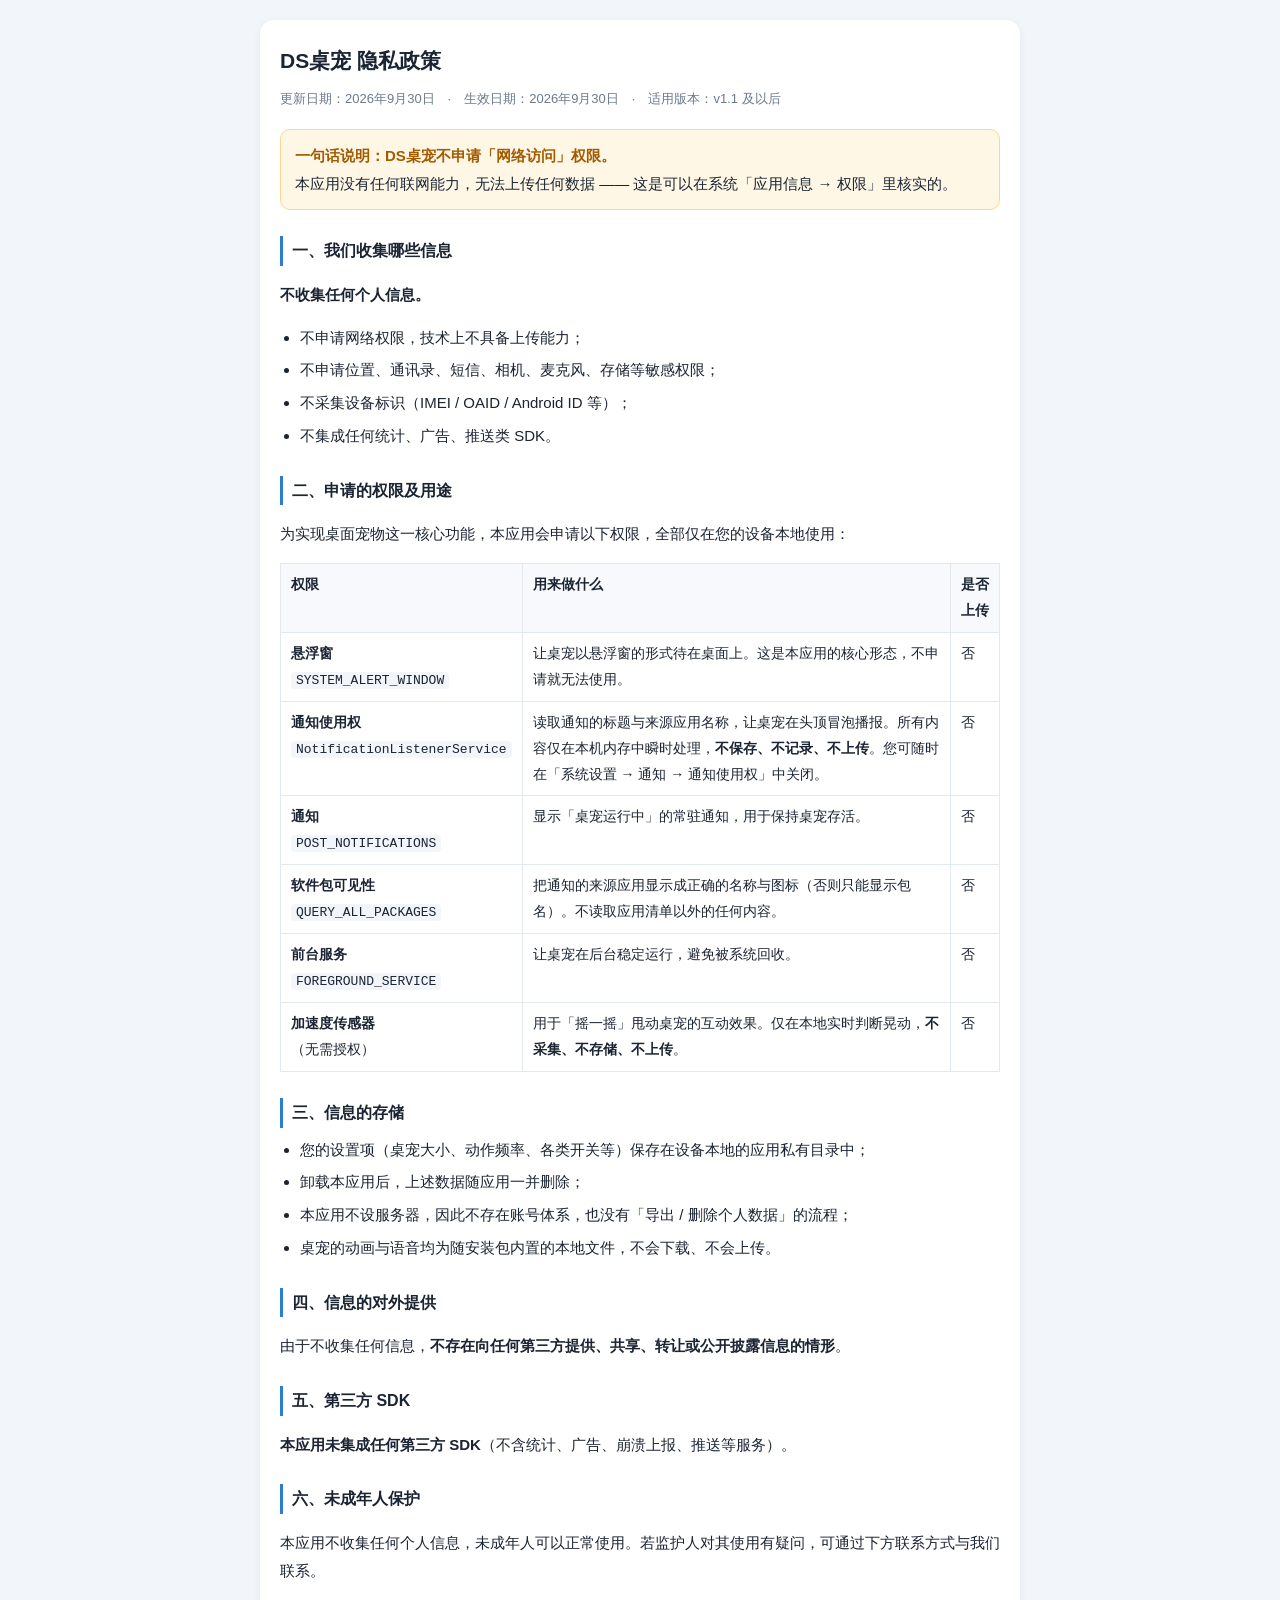
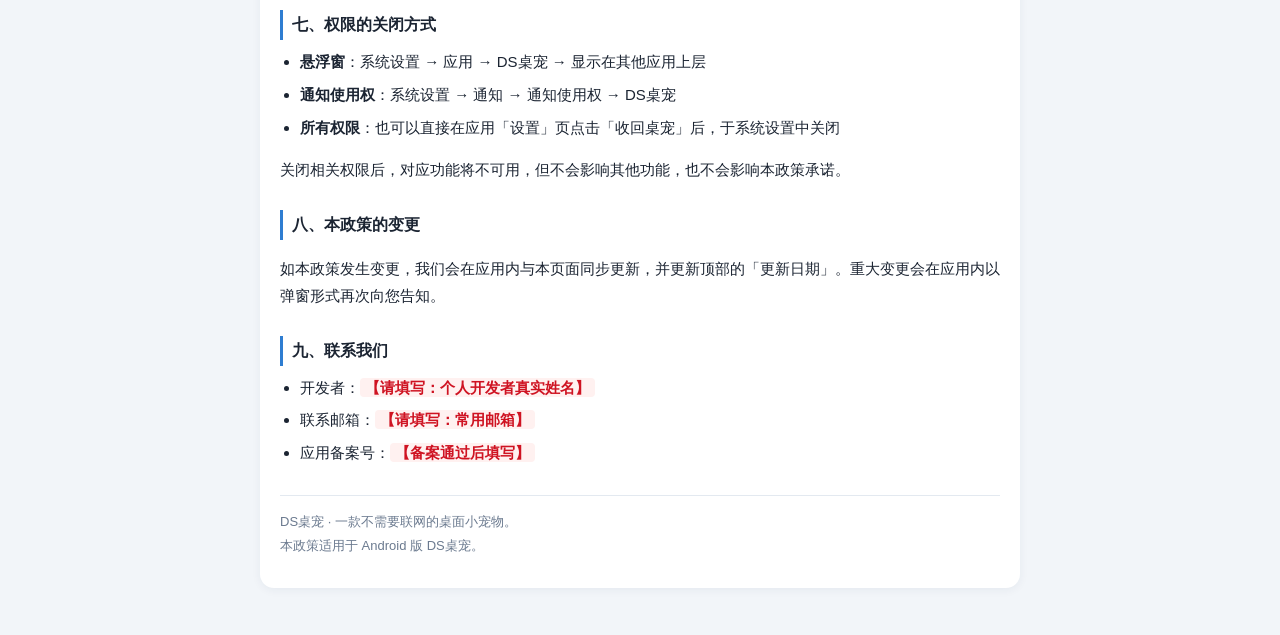
<file: app/Resources/web/privacy.html>
<!DOCTYPE html>
<html lang="zh-CN">
<head>
<meta charset="UTF-8">
<meta name="viewport" content="width=device-width, initial-scale=1.0">
<title>DS桌宠 隐私政策</title>
<style>
  :root{--fg:#1b2432;--dim:#6b7a8f;--line:#e3e9f0;--accent:#2e7dd1;--warn:#fff7e6;--warnline:#ffd591;}
  *{box-sizing:border-box;}
  body{margin:0;padding:20px 18px 48px;font-family:-apple-system,"PingFang SC","Microsoft YaHei",sans-serif;
       color:var(--fg);background:#f2f5f9;line-height:1.85;font-size:15px;-webkit-text-size-adjust:100%;}
  .wrap{max-width:760px;margin:0 auto;background:#fff;border-radius:14px;padding:22px 20px 30px;
        box-shadow:0 2px 10px rgba(20,50,80,.06);}
  h1{font-size:21px;margin:0 0 6px;}
  h2{font-size:16px;margin:26px 0 8px;padding-left:9px;border-left:3px solid var(--accent);}
  .meta{color:var(--dim);font-size:13px;margin-bottom:18px;}
  .hl{background:var(--warn);border:1px solid var(--warnline);border-radius:10px;padding:12px 14px;margin:16px 0;}
  .hl b{color:#a35b00;}
  ul{padding-left:20px;margin:8px 0;}
  li{margin:5px 0;}
  table{width:100%;border-collapse:collapse;margin:10px 0;font-size:14px;}
  th,td{border:1px solid var(--line);padding:8px 10px;text-align:left;vertical-align:top;}
  th{background:#f7f9fc;font-weight:600;}
  code{background:#f2f5f9;border-radius:4px;padding:1px 5px;font-size:13px;}
  .ph{background:#fff1f0;color:#cf1322;border-radius:4px;padding:1px 5px;font-weight:600;}
  footer{margin-top:28px;color:var(--dim);font-size:13px;border-top:1px solid var(--line);padding-top:14px;}
  a{color:var(--accent);}
</style>
</head>
<body>
<div class="wrap">

  <h1>DS桌宠 隐私政策</h1>
  <div class="meta">更新日期：2026年9月30日　·　生效日期：2026年9月30日　·　适用版本：v1.1 及以后</div>

  <div class="hl">
    <b>一句话说明：DS桌宠不申请「网络访问」权限。</b><br>
    本应用没有任何联网能力，无法上传任何数据 —— 这是可以在系统「应用信息 → 权限」里核实的。
  </div>

  <h2>一、我们收集哪些信息</h2>
  <p><b>不收集任何个人信息。</b></p>
  <ul>
    <li>不申请网络权限，技术上不具备上传能力；</li>
    <li>不申请位置、通讯录、短信、相机、麦克风、存储等敏感权限；</li>
    <li>不采集设备标识（IMEI / OAID / Android ID 等）；</li>
    <li>不集成任何统计、广告、推送类 SDK。</li>
  </ul>

  <h2>二、申请的权限及用途</h2>
  <p>为实现桌面宠物这一核心功能，本应用会申请以下权限，全部仅在您的设备本地使用：</p>
  <table>
    <tr><th>权限</th><th>用来做什么</th><th>是否上传</th></tr>
    <tr>
      <td><b>悬浮窗</b><br><code>SYSTEM_ALERT_WINDOW</code></td>
      <td>让桌宠以悬浮窗的形式待在桌面上。这是本应用的核心形态，不申请就无法使用。</td>
      <td>否</td>
    </tr>
    <tr>
      <td><b>通知使用权</b><br><code>NotificationListenerService</code></td>
      <td>读取通知的标题与来源应用名称，让桌宠在头顶冒泡播报。所有内容仅在本机内存中瞬时处理，<b>不保存、不记录、不上传</b>。您可随时在「系统设置 → 通知 → 通知使用权」中关闭。</td>
      <td>否</td>
    </tr>
    <tr>
      <td><b>通知</b><br><code>POST_NOTIFICATIONS</code></td>
      <td>显示「桌宠运行中」的常驻通知，用于保持桌宠存活。</td>
      <td>否</td>
    </tr>
    <tr>
      <td><b>软件包可见性</b><br><code>QUERY_ALL_PACKAGES</code></td>
      <td>把通知的来源应用显示成正确的名称与图标（否则只能显示包名）。不读取应用清单以外的任何内容。</td>
      <td>否</td>
    </tr>
    <tr>
      <td><b>前台服务</b><br><code>FOREGROUND_SERVICE</code></td>
      <td>让桌宠在后台稳定运行，避免被系统回收。</td>
      <td>否</td>
    </tr>
    <tr>
      <td><b>加速度传感器</b><br>（无需授权）</td>
      <td>用于「摇一摇」甩动桌宠的互动效果。仅在本地实时判断晃动，<b>不采集、不存储、不上传</b>。</td>
      <td>否</td>
    </tr>
  </table>

  <h2>三、信息的存储</h2>
  <ul>
    <li>您的设置项（桌宠大小、动作频率、各类开关等）保存在设备本地的应用私有目录中；</li>
    <li>卸载本应用后，上述数据随应用一并删除；</li>
    <li>本应用不设服务器，因此不存在账号体系，也没有「导出 / 删除个人数据」的流程；</li>
    <li>桌宠的动画与语音均为随安装包内置的本地文件，不会下载、不会上传。</li>
  </ul>

  <h2>四、信息的对外提供</h2>
  <p>由于不收集任何信息，<b>不存在向任何第三方提供、共享、转让或公开披露信息的情形</b>。</p>

  <h2>五、第三方 SDK</h2>
  <p><b>本应用未集成任何第三方 SDK</b>（不含统计、广告、崩溃上报、推送等服务）。</p>

  <h2>六、未成年人保护</h2>
  <p>本应用不收集任何个人信息，未成年人可以正常使用。若监护人对其使用有疑问，可通过下方联系方式与我们联系。</p>

  <h2>七、权限的关闭方式</h2>
  <ul>
    <li><b>悬浮窗</b>：系统设置 → 应用 → DS桌宠 → 显示在其他应用上层</li>
    <li><b>通知使用权</b>：系统设置 → 通知 → 通知使用权 → DS桌宠</li>
    <li><b>所有权限</b>：也可以直接在应用「设置」页点击「收回桌宠」后，于系统设置中关闭</li>
  </ul>
  <p>关闭相关权限后，对应功能将不可用，但不会影响其他功能，也不会影响本政策承诺。</p>

  <h2>八、本政策的变更</h2>
  <p>如本政策发生变更，我们会在应用内与本页面同步更新，并更新顶部的「更新日期」。重大变更会在应用内以弹窗形式再次向您告知。</p>

  <h2>九、联系我们</h2>
  <ul>
    <li>开发者：<span class="ph">【请填写：个人开发者真实姓名】</span></li>
    <li>联系邮箱：<span class="ph">【请填写：常用邮箱】</span></li>
    <li>应用备案号：<span class="ph">【备案通过后填写】</span></li>
  </ul>

  <footer>
    DS桌宠 · 一款不需要联网的桌面小宠物。<br>
    本政策适用于 Android 版 DS桌宠。
  </footer>

</div>
</body>
</html>
</file>
